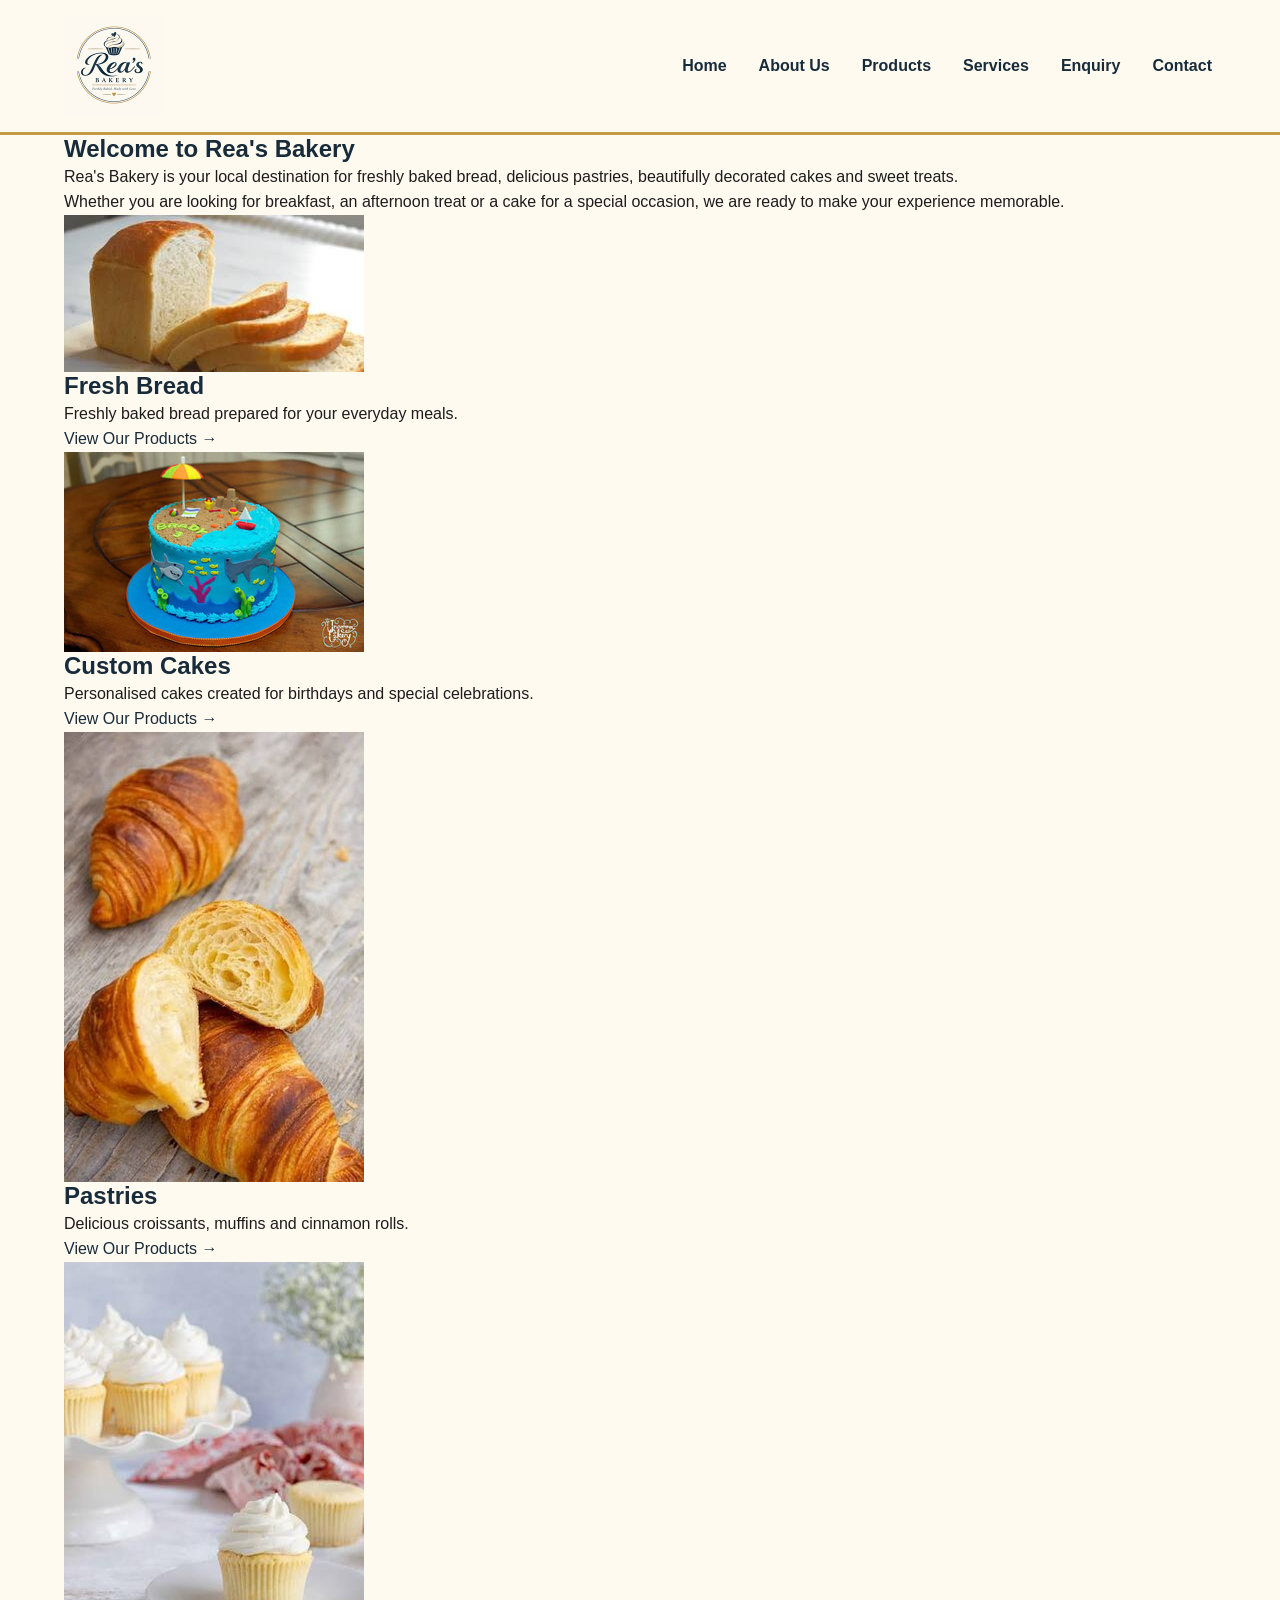
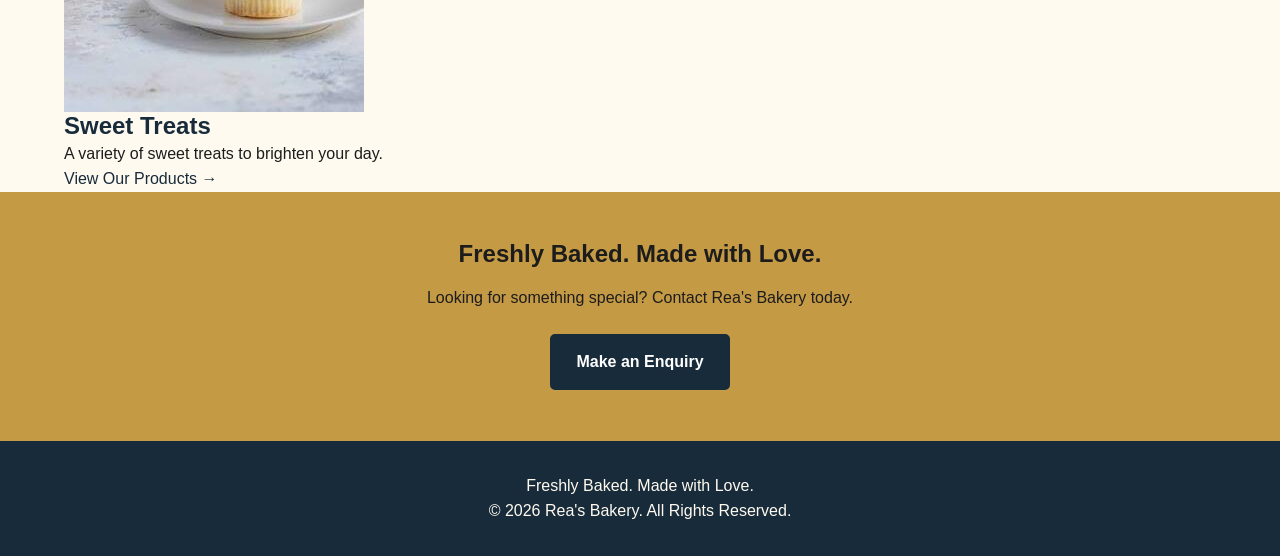
<file: index.html>
<!DOCTYPE html>
<html lang="en">

<head>
    <meta charset="UTF-8">
    <meta name="viewport" content="width=device-width, initial-scale=1.0">

    <!-- SEO Page Title -->
    <title>Home | Rea's Bakery – Freshly Baked with Love</title>

    <!-- SEO Meta Description -->
    <meta name="description" content="Welcome to Rea's Bakery. Discover freshly baked bread, delicious pastries, custom cakes and sweet treats made with quality ingredients and love.">

    <!-- SEO Keywords -->
    <meta name="keywords" content="Rea's Bakery, fresh bread, custom cakes, pastries, cupcakes, freshly baked products, bakery">

    <!-- Website Author -->
    <meta name="author" content="Rea's Bakery">

    <!-- Stylesheet -->
    <link rel="stylesheet" href="_css/style.css">
</head>

<body>

    <!-- HEADER -->
    <header>

        <div class="header-container">

            <!-- LOGO -->
            <a href="index.html" class="logo">
                <img src="_images/Logo.jpg" alt="Rea's Bakery Logo">
            </a>

            <!-- NAVIGATION -->
            <nav>
                <ul>
                    <li><a href="index.html">Home</a></li>
                    <li><a href="about.html">About Us</a></li>
                    <li><a href="products.html">Products</a></li>
                    <li><a href="services.html">Services</a></li>
                    <li><a href="enquiry.html">Enquiry</a></li>
                    <li><a href="contact.html">Contact</a></li>
                </ul>
            </nav>

        </div>

    </header>

    <!-- WELCOME SECTION -->
    <main>

        <section class="welcome-section">

            <div class="container">

                <h1>
                    Welcome to <span>Rea's Bakery</span>
                </h1>

                <p>
                    Rea's Bakery is your local destination for freshly baked bread,
                    delicious pastries, beautifully decorated cakes and sweet treats.
                </p>

                <p>
                    Whether you are looking for breakfast, an afternoon treat or a
                    cake for a special occasion, we are ready to make your experience memorable.
                </p>

                <!-- GOLD DECORATION -->
                <div class="welcome-divider">
                </div>

                <!-- PRODUCT CARDS -->
                <div class="home-products">

                    <!-- FRESH BREAD -->
                    <a href="products.html" class="home-product-card">

                        <img
                            src="_images/White Bread.jpeg"
                            alt="Freshly baked bread"
                            loading="lazy"
                        >

                        <h2>Fresh Bread</h2>

                        <div class="card-divider">
                        </div>

                        <p>
                            Freshly baked bread prepared
                            for your everyday meals.
                        </p>

                        <span class="product-button">
                            View Our Products →
                        </span>

                    </a>

                    <!-- CUSTOM CAKES -->
                    <a href="products.html" class="home-product-card">

                        <img
                            src="_images/Custom Celebration Cake.jpg"
                            alt="Custom celebration cake"
                            loading="lazy"
                        >

                        <h2>Custom Cakes</h2>

                        <div class="card-divider">
                        </div>

                        <p>
                            Personalised cakes created
                            for birthdays and special celebrations.
                        </p>

                        <span class="product-button">
                            View Our Products →
                        </span>

                    </a>

                    <!-- PASTRIES -->
                    <a href="products.html" class="home-product-card">

                        <img
                            src="_images/Croissants.jpg"
                            alt="Freshly baked pastries"
                            loading="lazy"
                        >

                        <h2>Pastries</h2>

                        <div class="card-divider">
                        </div>

                        <p>
                            Delicious croissants, muffins
                            and cinnamon rolls.
                        </p>

                        <span class="product-button">
                            View Our Products →
                        </span>

                    </a>

                    <!-- SWEET TREATS -->
                    <a href="products.html" class="home-product-card">

                        <img
                            src="_images/Vanilla Cupcakes.jpeg"
                            alt="Freshly baked sweet treats"
                            loading="lazy"
                        >

                        <h2>Sweet Treats</h2>

                        <div class="card-divider">
                        </div>

                        <p>
                            A variety of sweet treats
                            to brighten your day.
                        </p>

                        <span class="product-button">
                            View Our Products →
                        </span>

                    </a>

                </div>

            </div>

        </section>

        <!-- CALL TO ACTION -->
        <section class="cta">

            <div class="container">

                <h2>Freshly Baked. Made with Love.</h2>

                <p>
                    Looking for something special?
                    Contact Rea's Bakery today.
                </p>

                <a href="enquiry.html" class="btn">
                    Make an Enquiry
                </a>

            </div>

        </section>

    </main>

    <!-- FOOTER -->
    <footer>

        <p>
            Freshly Baked. Made with Love.
        </p>

        <p>
            &copy; 2026 Rea's Bakery. All Rights Reserved.
        </p>

    </footer>

</body>

</html>
</file>
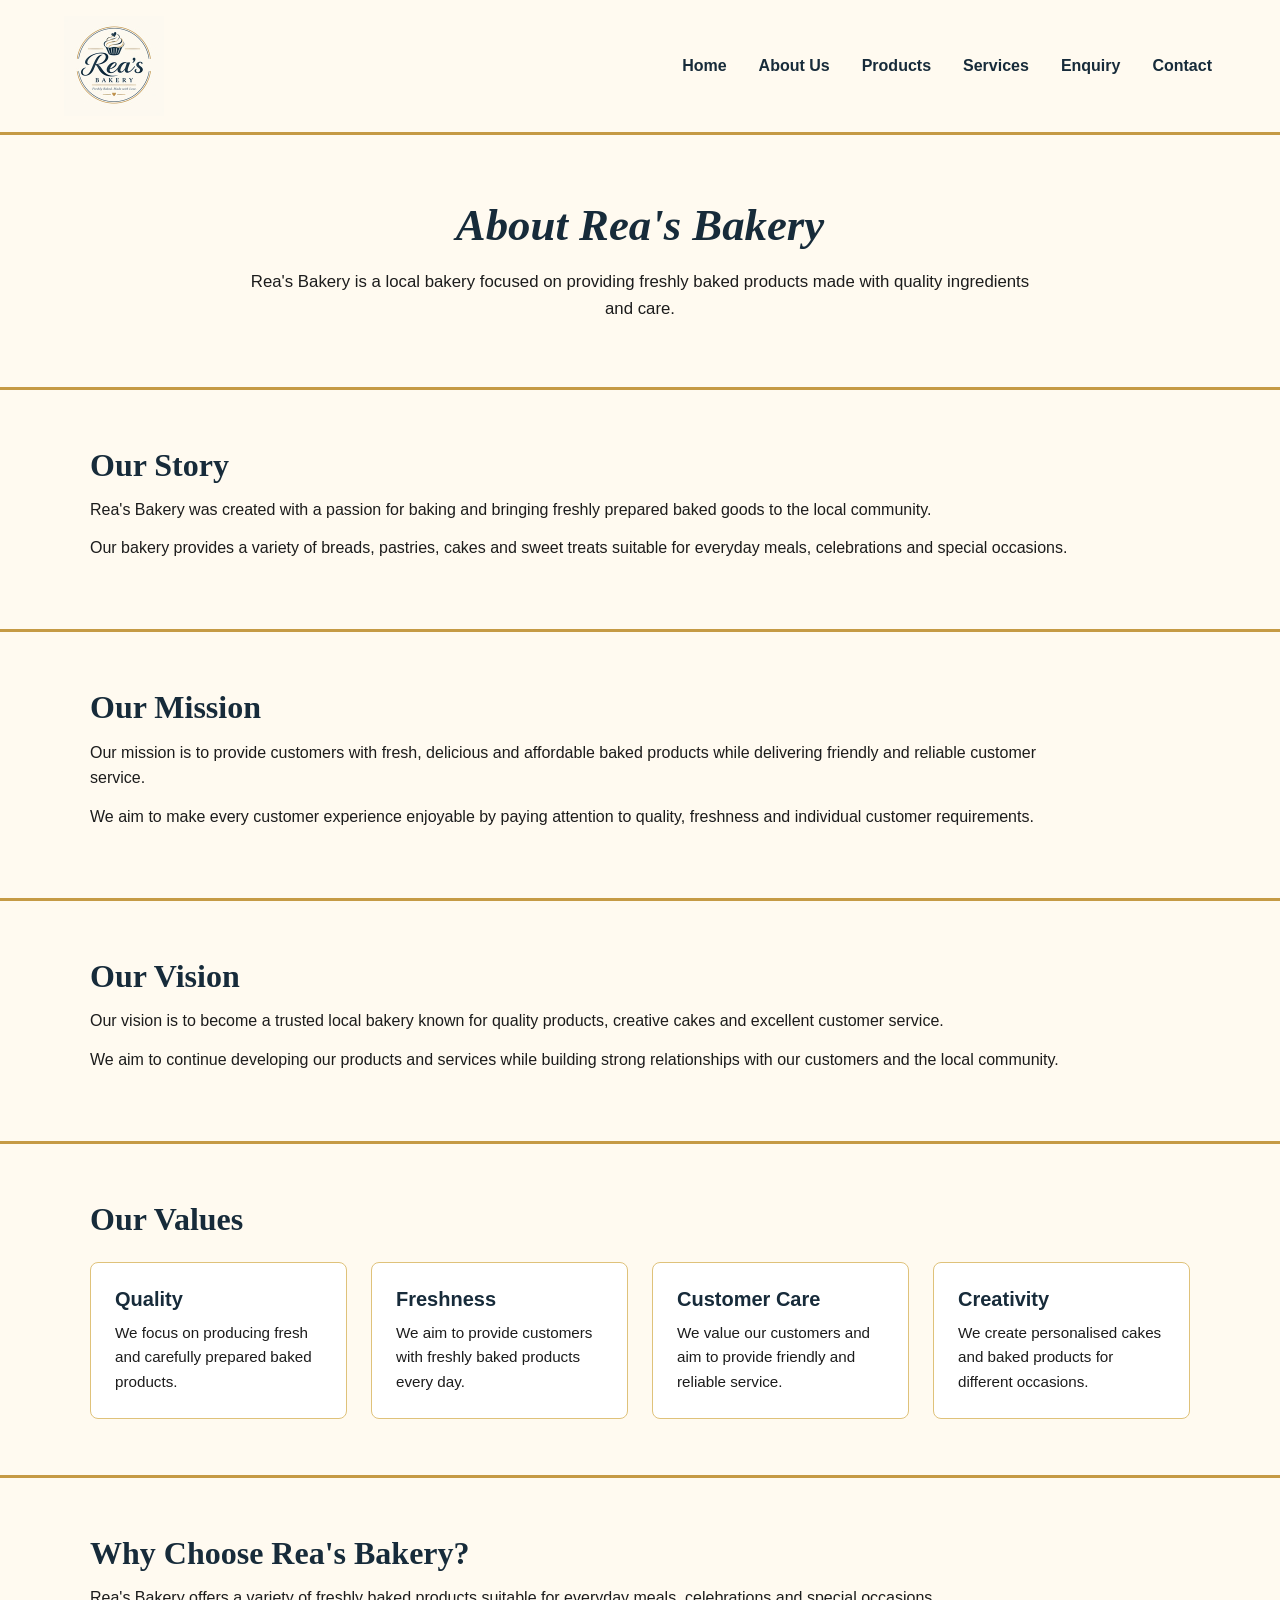
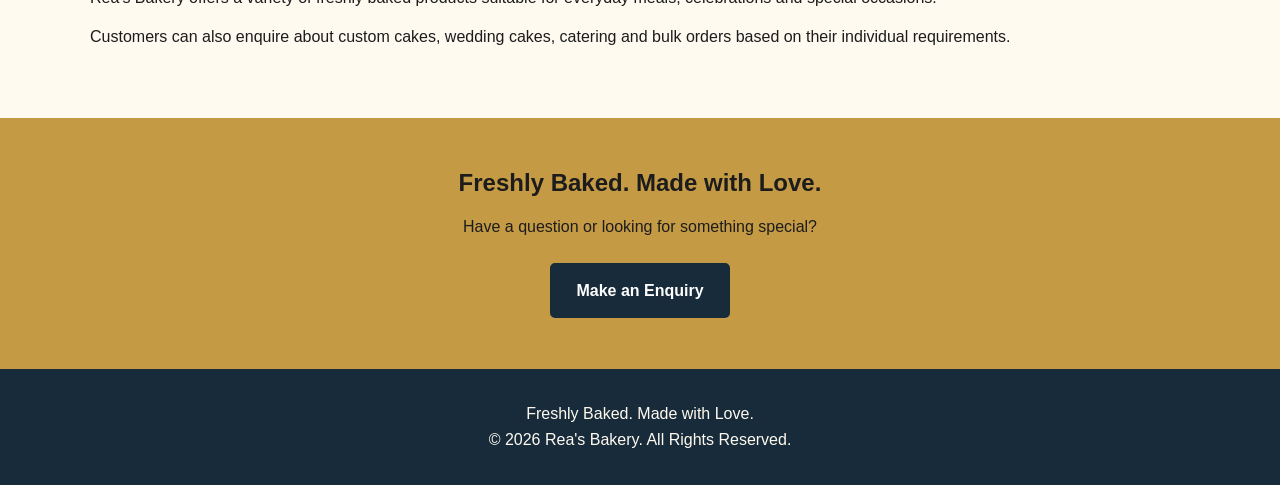
<file: about.html>
<!DOCTYPE html>
<html lang="en">


<head>
    <meta charset="UTF-8">
    <meta name="viewport" content="width=device-width, initial-scale=1.0">

    <!-- SEO Page Title -->
    <title>About Us | Rea's Bakery – Our Story and Values</title>

    <!-- SEO Meta Description -->
    <meta name="description" content="Learn about Rea's Bakery, our passion for baking, our mission, vision and values. Discover our commitment to fresh bread, cakes, pastries and customer care.">

    <!-- SEO Keywords -->
    <meta name="keywords" content="about Rea's Bakery, local bakery, bakery mission, bakery vision, fresh baked products, quality cakes, customer service">

    <!-- Website Author -->
    <meta name="author" content="Rea's Bakery">

    <!-- Stylesheet -->
    <link rel="stylesheet" href="_css/style.css">
</head>


<body>

    <!-- Header -->

    <header>

        <div class="header-container">

            <!-- Logo -->
            <a href="index.html" class="logo">
                <img src="_images/Logo.jpg" alt="Rea's Bakery Logo">
            </a>


            <!-- Navigation -->
            <nav>
                <ul>
                    <li><a href="index.html">Home</a></li>
                    <li><a href="about.html">About Us</a></li>
                    <li><a href="products.html">Products</a></li>
                    <li><a href="services.html">Services</a></li>
                    <li><a href="enquiry.html">Enquiry</a></li>
                    <li><a href="contact.html">Contact</a></li>
                </ul>
            </nav>

        </div>

    </header>


    <!-- Page navigation  -->

    <section class="about-intro">

        <div class="container">

            <h1>About Rea's Bakery</h1>

            <p>
                Rea's Bakery is a local bakery focused on providing
                freshly baked products made with quality ingredients
                and care.
            </p>

        </div>

    </section>


    <!-- Our story -->

    <section class="about-section">

        <div class="about-content">

            <h2>Our Story</h2>

            <p>
                Rea's Bakery was created with a passion for baking
                and bringing freshly prepared baked goods to the local
                community.
            </p>

            <p>
                Our bakery provides a variety of breads, pastries,
                cakes and sweet treats suitable for everyday meals,
                celebrations and special occasions.
            </p>

        </div>

    </section>


    <!-- Our mission -->

    <section class="about-section">

        <div class="about-content">

            <h2>Our Mission</h2>

            <p>
                Our mission is to provide customers with fresh,
                delicious and affordable baked products while
                delivering friendly and reliable customer service.
            </p>

            <p>
                We aim to make every customer experience enjoyable
                by paying attention to quality, freshness and
                individual customer requirements.
            </p>

        </div>

    </section>


    <!-- Our vision -->

    <section class="about-section">

        <div class="about-content">

            <h2>Our Vision</h2>

            <p>
                Our vision is to become a trusted local bakery known
                for quality products, creative cakes and excellent
                customer service.
            </p>

            <p>
                We aim to continue developing our products and
                services while building strong relationships with
                our customers and the local community.
            </p>

        </div>

    </section>


    <!-- Our values -->

    <section class="about-section">

        <div class="about-content">

            <h2>Our Values</h2>

            <div class="values-grid">

                <div class="value-card">

                    <h3>Quality</h3>

                    <p>
                        We focus on producing fresh and carefully
                        prepared baked products.
                    </p>

                </div>


                <div class="value-card">

                    <h3>Freshness</h3>

                    <p>
                        We aim to provide customers with freshly
                        baked products every day.
                    </p>

                </div>


                <div class="value-card">

                    <h3>Customer Care</h3>

                    <p>
                        We value our customers and aim to provide
                        friendly and reliable service.
                    </p>

                </div>


                <div class="value-card">

                    <h3>Creativity</h3>

                    <p>
                        We create personalised cakes and baked
                        products for different occasions.
                    </p>

                </div>

            </div>

        </div>

    </section>


    <!-- Why must you choose us -->

    <section class="about-section">

        <div class="about-content">

            <h2>Why Choose Rea's Bakery?</h2>

            <p>
                Rea's Bakery offers a variety of freshly baked
                products suitable for everyday meals, celebrations
                and special occasions.
            </p>

            <p>
                Customers can also enquire about custom cakes,
                wedding cakes, catering and bulk orders based on
                their individual requirements.
            </p>

        </div>

    </section>


    <!-- Call to action -->

    <section class="cta">

        <div class="container">

            <h2>Freshly Baked. Made with Love.</h2>

            <p>
                Have a question or looking for something special?
            </p>

            <a href="enquiry.html" class="btn">
                Make an Enquiry
            </a>

        </div>

    </section>


    <!-- Footer -->

    <footer>

        <p>
            Freshly Baked. Made with Love.
        </p>

        <p>
            &copy; 2026 Rea's Bakery. All Rights Reserved.
        </p>

    </footer>

</body>

</html>
</file>
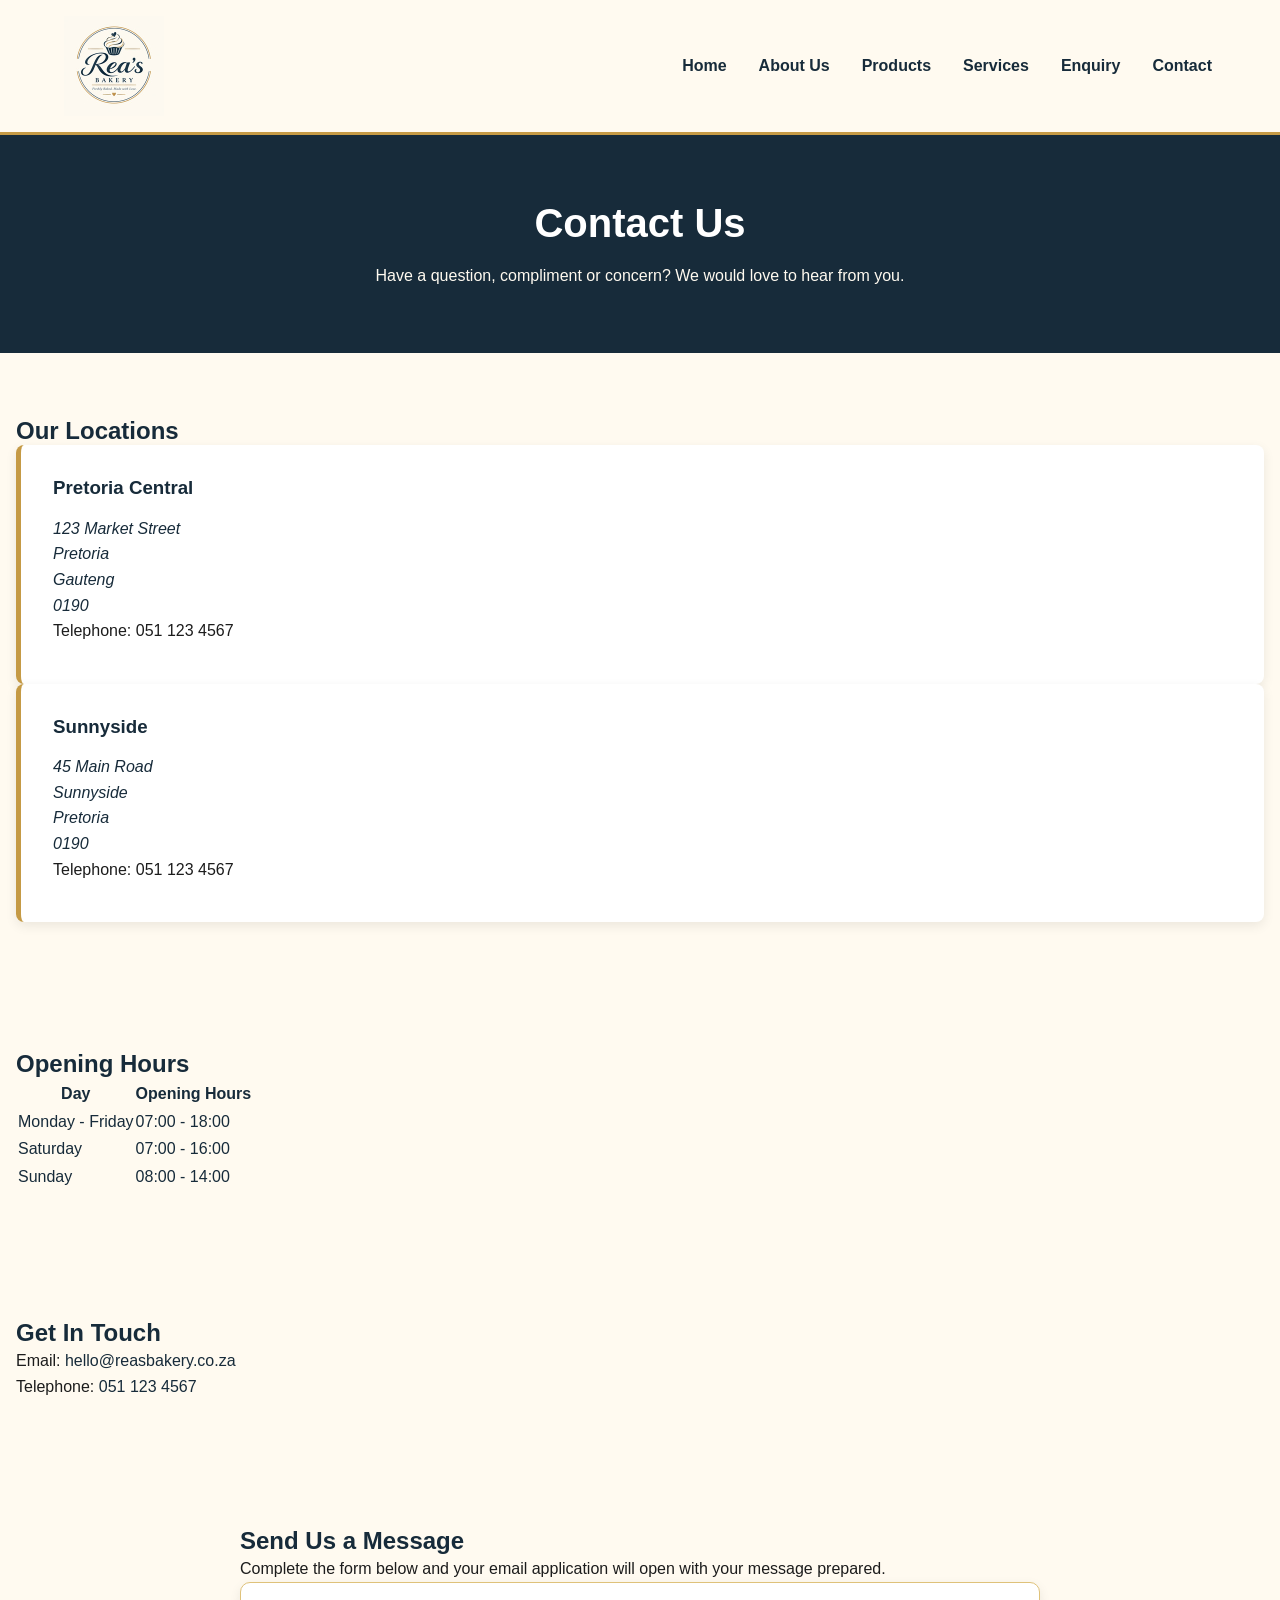
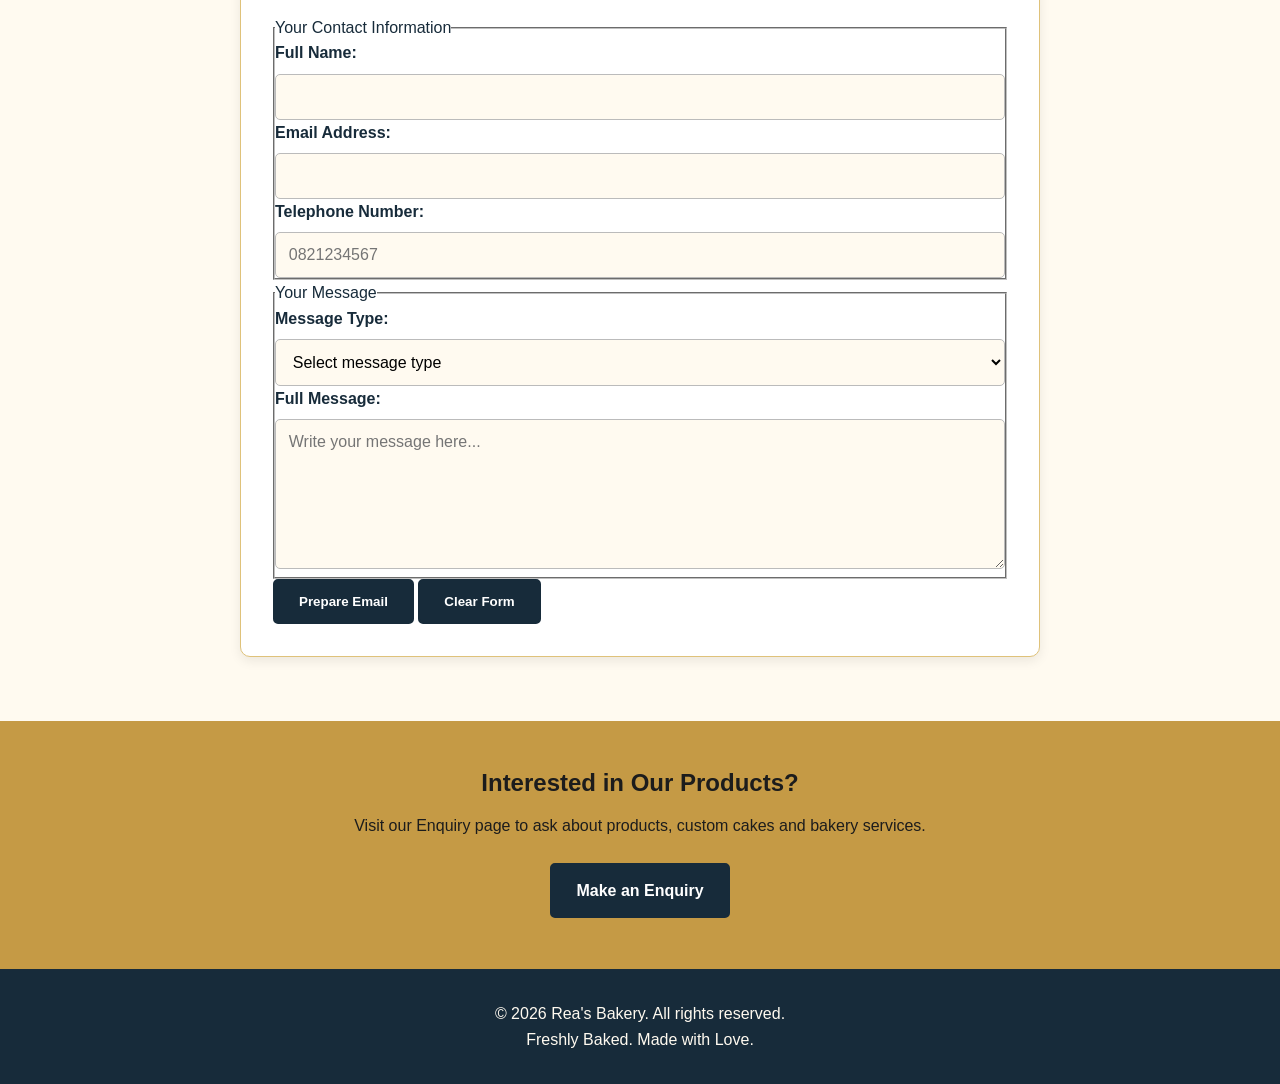
<file: contact.html>
<!DOCTYPE html>
<html lang="en">

<head>
    <meta charset="UTF-8">
    <meta name="viewport" content="width=device-width, initial-scale=1.0">

    <!-- SEO Page Title -->
    <title>Contact Us | Rea's Bakery – Pretoria Locations</title>

    <!-- SEO Meta Description -->
    <meta name="description" content="Contact Rea's Bakery in Pretoria. Find our bakery locations, opening hours, telephone number and email address, or send us a general message.">

    <!-- SEO Keywords -->
    <meta name="keywords" content="contact Rea's Bakery, bakery Pretoria, bakery opening hours, Pretoria bakery locations, bakery contact details">

    <!-- Website Author -->
    <meta name="author" content="Rea's Bakery">

    <!-- External CSS -->
    <link rel="stylesheet" href="_css/style.css">
</head>


<body>

    <!-- Website header -->
    <header>
        <div class="header-container">

            <a href="index.html" class="logo">
                <img src="_images/Logo.jpg" alt="Rea's Bakery Logo">
            </a>

            <nav>
                <ul>
                    <li><a href="index.html">Home</a></li>
                    <li><a href="about.html">About Us</a></li>
                    <li><a href="products.html">Products</a></li>
                    <li><a href="services.html">Services</a></li>
                    <li><a href="enquiry.html">Enquiry</a></li>
                    <li><a href="contact.html">Contact</a></li>
                </ul>
            </nav>

        </div>
    </header>

    <main>

        <!-- Page introduction -->
        <section class="page-header">
            <h1>Contact Us</h1>

            <p>
                Have a question, compliment or concern?
                We would love to hear from you.
            </p>
        </section>

        <!-- Location information -->
        <section class="section">

            <h2>Our Locations</h2>

            <article class="location-card">
                <h3>Pretoria Central</h3>

                <address>
                    123 Market Street<br>
                    Pretoria<br>
                    Gauteng<br>
                    0190
                </address>

                <p>Telephone: 051 123 4567</p>
            </article>

            <article class="location-card">
                <h3>Sunnyside</h3>

                <address>
                    45 Main Road<br>
                    Sunnyside<br>
                    Pretoria<br>
                    0190
                </address>

                <p>Telephone: 051 123 4567</p>
            </article>

        </section>

        <!-- Opening hours -->
        <section class="section">

            <h2>Opening Hours</h2>

            <table>

                <thead>
                    <tr>
                        <th>Day</th>
                        <th>Opening Hours</th>
                    </tr>
                </thead>

                <tbody>
                    <tr>
                        <td>Monday - Friday</td>
                        <td>07:00 - 18:00</td>
                    </tr>

                    <tr>
                        <td>Saturday</td>
                        <td>07:00 - 16:00</td>
                    </tr>

                    <tr>
                        <td>Sunday</td>
                        <td>08:00 - 14:00</td>
                    </tr>
                </tbody>

            </table>

        </section>

        <!-- Contact information -->
        <section class="section">

            <h2>Get In Touch</h2>

            <p>
                Email:
                <a href="mailto:hello@reasbakery.co.za">
                    hello@reasbakery.co.za
                </a>
            </p>

            <p>
                Telephone:
                <a href="tel:0511234567">
                    051 123 4567
                </a>
            </p>

        </section>

        <!-- General contact form -->
        <section class="section">

            <div class="form-container">

                <h2>Send Us a Message</h2>

                <p>
                    Complete the form below and your email application
                    will open with your message prepared.
                </p>

                <form
                    id="contactForm"
                    action="mailto:hello@reasbakery.co.za"
                    method="post"
                    enctype="text/plain"
                >

                    <fieldset>

                        <legend>Your Contact Information</legend>

                        <label for="contactName">Full Name:</label>

                        <input
                            type="text"
                            id="contactName"
                            name="name"
                            minlength="2"
                            maxlength="60"
                            required
                        >

                        <label for="contactEmail">Email Address:</label>

                        <input
                            type="email"
                            id="contactEmail"
                            name="email"
                            required
                        >

                        <label for="contactPhone">Telephone Number:</label>

                        <input
                            type="tel"
                            id="contactPhone"
                            name="phone"
                            pattern="(\+27|0)[1-9][0-9]{8}"
                            title="Enter a valid South African number, for example 0821234567 or +27821234567."
                            placeholder="0821234567"
                            required
                        >

                    </fieldset>

                    <fieldset>

                        <legend>Your Message</legend>

                        <label for="messageType">Message Type:</label>

                        <select
                            id="messageType"
                            name="messageType"
                            required
                        >

                            <option value="">Select message type</option>
                            <option value="General Message">General Message</option>
                            <option value="Compliment">Compliment</option>
                            <option value="Complaint">Complaint</option>
                            <option value="Other">Other</option>

                        </select>

                        <label for="contactMessage">Full Message:</label>

                        <textarea
                            id="contactMessage"
                            name="message"
                            rows="6"
                            minlength="10"
                            maxlength="1000"
                            placeholder="Write your message here..."
                            required
                        ></textarea>

                    </fieldset>

                    <button type="submit" class="btn">
                        Prepare Email
                    </button>

                    <button type="reset" class="btn">
                        Clear Form
                    </button>

                </form>

                <div id="contactResponse" aria-live="polite"></div>

            </div>

        </section>

        <!-- Contact call to action -->
        <section class="cta">

            <h2>Interested in Our Products?</h2>

            <p>
                Visit our Enquiry page to ask about products,
                custom cakes and bakery services.
            </p>

            <a href="enquiry.html" class="btn">
                Make an Enquiry
            </a>

        </section>

    </main>

    <footer>
        <p>&copy; 2026 Rea's Bakery. All rights reserved.</p>
        <p>Freshly Baked. Made with Love.</p>
    </footer>

    <script src="_js/script.js"></script>

</body>
</html>
</file>
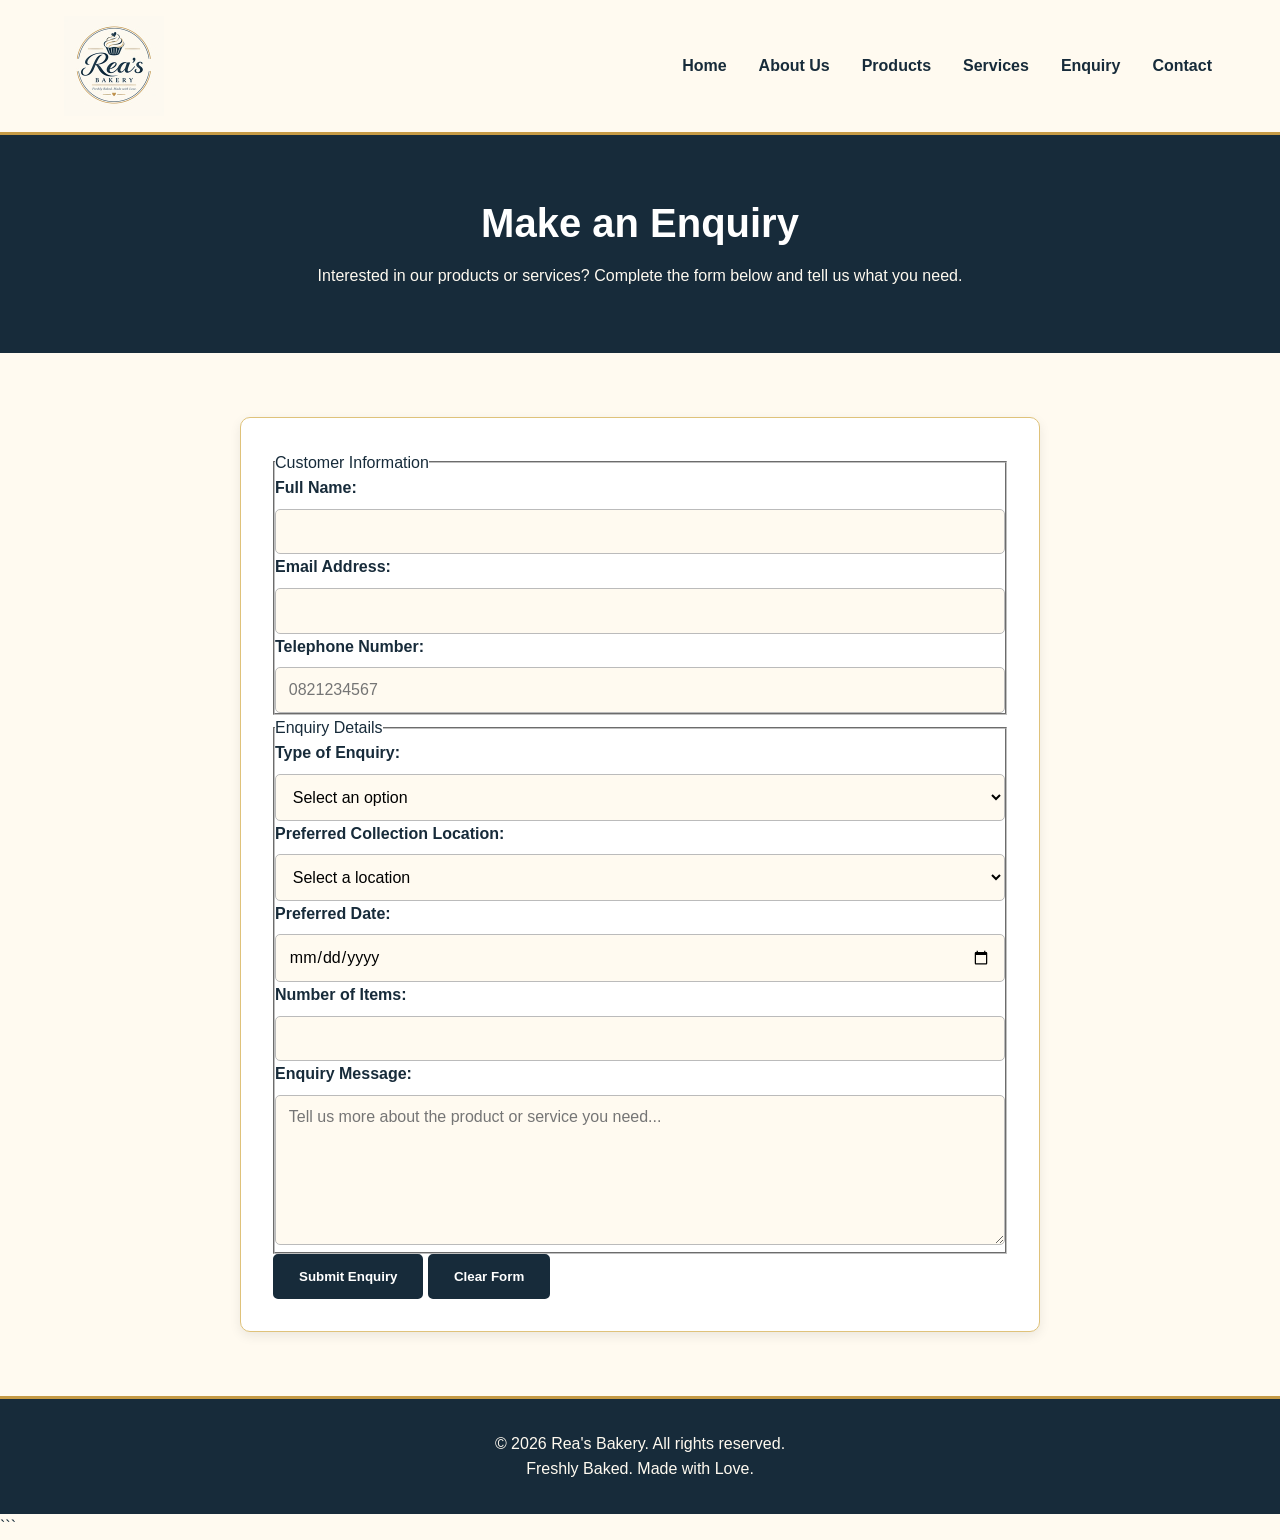
<file: enquiry.html>
<!DOCTYPE html>
<html lang="en">

<head>
    <meta charset="UTF-8">
    <meta name="viewport" content="width=device-width, initial-scale=1.0">

    <!-- SEO Page Title -->
    <title>Make an Enquiry | Rea's Bakery – Pretoria</title>

    <!-- SEO Meta Description -->
    <meta name="description" content="Make an enquiry at Rea's Bakery in Pretoria about fresh bread, pastries, custom cakes, wedding cakes, bulk orders and catering services.">

    <!-- SEO Keywords -->
    <meta name="keywords" content="Rea's Bakery enquiry, bakery Pretoria, custom cake enquiries, wedding cake orders, bulk bakery orders, catering enquiries">

    <!-- Website Author -->
    <meta name="author" content="Rea's Bakery">

    <!-- External CSS -->
    <link rel="stylesheet" href="_css/style.css">
</head>


<body>

    <!-- Website header -->
    <header>
        <div class="header-container">

            <a href="index.html" class="logo">
                <img src="_images/Logo.jpg" alt="Rea's Bakery Logo">
            </a>

            <nav>
                <ul>
                    <li><a href="index.html">Home</a></li>
                    <li><a href="about.html">About Us</a></li>
                    <li><a href="products.html">Products</a></li>
                    <li><a href="services.html">Services</a></li>
                    <li><a href="enquiry.html">Enquiry</a></li>
                    <li><a href="contact.html">Contact</a></li>
                </ul>
            </nav>

        </div>
    </header>

    <main>

        <!-- Page introduction -->
        <section class="page-header">
            <h1>Make an Enquiry</h1>

            <p>
                Interested in our products or services?
                Complete the form below and tell us what you need.
            </p>
        </section>

        <!-- Enquiry form -->
        <section class="section">

            <div class="form-container">

                <form id="enquiryForm">

                    <fieldset>

                        <legend>Customer Information</legend>

                        <label for="fullName">Full Name:</label>
                        <input
                            type="text"
                            id="fullName"
                            name="fullName"
                            minlength="2"
                            maxlength="60"
                            required
                        >

                        <label for="email">Email Address:</label>
                        <input
                            type="email"
                            id="email"
                            name="email"
                            required
                        >

                        <label for="phone">Telephone Number:</label>
                        <input
                            type="tel"
                            id="phone"
                            name="phone"
                            pattern="(\+27|0)[1-9][0-9]{8}"
                            title="Enter a valid South African number, for example 0821234567 or +27821234567."
                            placeholder="0821234567"
                            required
                        >

                    </fieldset>

                    <fieldset>

                        <legend>Enquiry Details</legend>

                        <label for="enquiryType">Type of Enquiry:</label>

                        <select id="enquiryType" name="enquiryType" required>

                            <option value="">Select an option</option>
                            <option value="Product Availability">Product Availability</option>
                            <option value="Custom Cake">Custom Cake</option>
                            <option value="Bulk Order">Bulk Order</option>
                            <option value="Wedding Cake">Wedding Cake</option>
                            <option value="Catering">Catering</option>

                        </select>

                        <label for="location">Preferred Collection Location:</label>

                        <select id="location" name="location" required>

                            <option value="">Select a location</option>
                            <option value="Pretoria Central">Pretoria Central</option>
                            <option value="Sunnyside">Sunnyside</option>

                        </select>

                        <label for="date">Preferred Date:</label>

                        <input
                            type="date"
                            id="date"
                            name="date"
                            required
                        >

                        <label for="quantity">Number of Items:</label>

                        <input
                            type="number"
                            id="quantity"
                            name="quantity"
                            min="1"
                            max="100"
                            required
                        >

                        <label for="message">Enquiry Message:</label>

                        <textarea
                            id="message"
                            name="message"
                            rows="6"
                            minlength="10"
                            maxlength="500"
                            placeholder="Tell us more about the product or service you need..."
                            required
                        ></textarea>

                    </fieldset>

                    <!-- Form buttons -->
                    <button type="submit" class="btn">
                        Submit Enquiry
                    </button>

                    <button type="reset" class="btn">
                        Clear Form
                    </button>

                </form>

                <!-- JavaScript response appears here -->
                <div id="enquiryResponse" aria-live="polite"></div>

            </div>

        </section>

    </main>

    <footer>
        <p>&copy; 2026 Rea's Bakery. All rights reserved.</p>
        <p>Freshly Baked. Made with Love.</p>
    </footer>

    <script src="_js/script.js"></script>

</body>
</html>
```
</file>
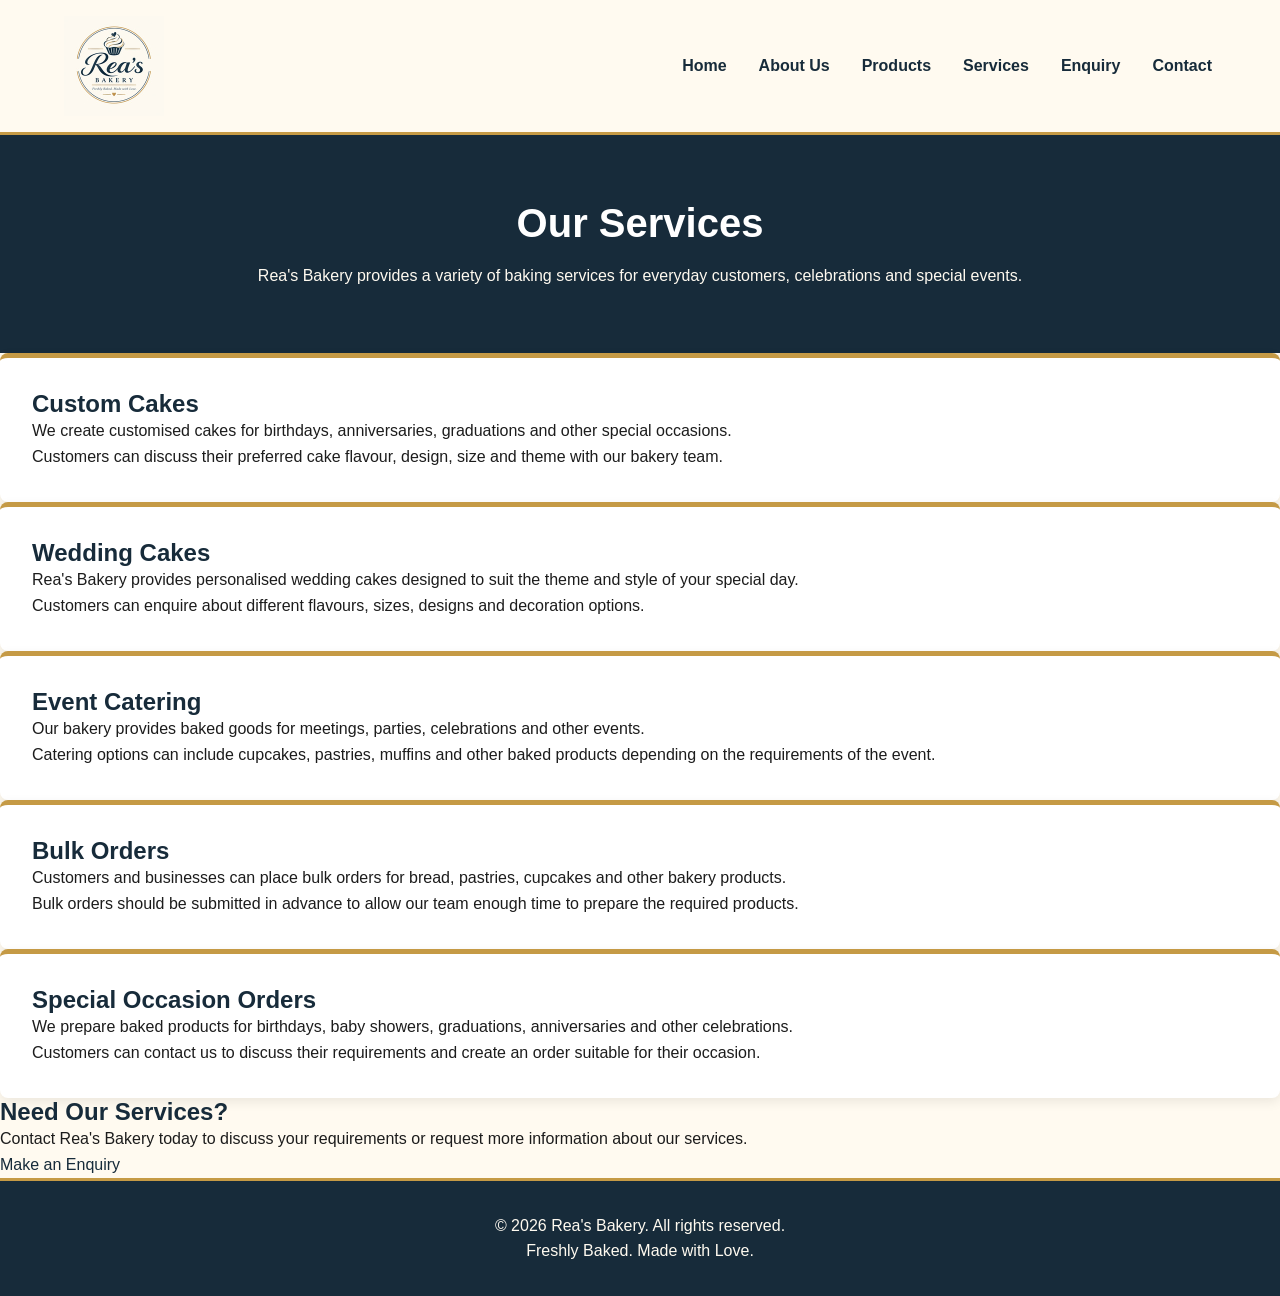
<file: services.html>
<!DOCTYPE html>
<html lang="en">

<head>
    <meta charset="UTF-8">
    <meta name="viewport" content="width=device-width, initial-scale=1.0">

    <!-- SEO Page Title -->
    <title>Bakery Services | Rea's Bakery – Custom Cakes and Catering</title>

    <!-- SEO Meta Description -->
    <meta name="description" content="Discover Rea's Bakery services, including custom birthday cakes, wedding cakes, event catering, bulk bakery orders and special occasion treats.">

    <!-- SEO Keywords -->
    <meta name="keywords" content="Rea's Bakery services, custom cakes, wedding cakes, event catering, bulk bakery orders, birthday cakes, special occasion cakes">

    <!-- Website Author -->
    <meta name="author" content="Rea's Bakery">

    <!-- External CSS -->
    <link rel="stylesheet" href="_css/style.css">
</head>


<body>

    <!-- Website header -->
    <header>
    <div class="header-container">

        <a href="index.html" class="logo">
            <img src="_images/Logo.jpg" alt="Rea's Bakery Logo">
        </a>

        <nav>
            <ul>
                <li><a href="index.html">Home</a></li>
                <li><a href="about.html">About Us</a></li>
                <li><a href="products.html">Products</a></li>
                <li><a href="services.html">Services</a></li>
                <li><a href="enquiry.html">Enquiry</a></li>
                <li><a href="contact.html">Contact</a></li>
            </ul>
        </nav>

    </div>
</header>
    <!-- Main page -->
    <main>

        <!-- Page introduction -->
        <section class="page-header">

            <h1>Our Services</h1>

            <p>
                Rea's Bakery provides a variety of baking services
                for everyday customers, celebrations and special events.
            </p>

        </section>

        <!-- Custom cake service -->
        <section class="service-card">

            <h2>Custom Cakes</h2>

            <p>
                We create customised cakes for birthdays, anniversaries,
                graduations and other special occasions.
            </p>

            <p>
                Customers can discuss their preferred cake flavour,
                design, size and theme with our bakery team.
            </p>

        </section>

        <!-- Wedding cake service -->
        <section class="service-card">

            <h2>Wedding Cakes</h2>

            <p>
                Rea's Bakery provides personalised wedding cakes designed
                to suit the theme and style of your special day.
            </p>

            <p>
                Customers can enquire about different flavours, sizes,
                designs and decoration options.
            </p>

        </section>

        <!-- Catering service -->
        <section class="service-card">

            <h2>Event Catering</h2>

            <p>
                Our bakery provides baked goods for meetings, parties,
                celebrations and other events.
            </p>

            <p>
                Catering options can include cupcakes, pastries, muffins
                and other baked products depending on the requirements
                of the event.
            </p>

        </section>

        <!-- Bulk orders -->
        <section class="service-card">

            <h2>Bulk Orders</h2>

            <p>
                Customers and businesses can place bulk orders for
                bread, pastries, cupcakes and other bakery products.
            </p>

            <p>
                Bulk orders should be submitted in advance to allow our
                team enough time to prepare the required products.
            </p>

        </section>

        <!-- Special occasion service -->
        <section class="service-card">

            <h2>Special Occasion Orders</h2>

            <p>
                We prepare baked products for birthdays, baby showers,
                graduations, anniversaries and other celebrations.
            </p>

            <p>
                Customers can contact us to discuss their requirements
                and create an order suitable for their occasion.
            </p>

        </section>

        <!-- Call to action -->
        <section class="call-to-action">

            <h2>Need Our Services?</h2>

            <p>
                Contact Rea's Bakery today to discuss your requirements
                or request more information about our services.
            </p>

            <a href="enquiry.html" class="button">
                Make an Enquiry
            </a>

        </section>

    </main>

    <!-- Website footer -->
    <footer>

        <p>&copy; 2026 Rea's Bakery. All rights reserved.</p>

        <p>
            Freshly Baked. Made with Love.
        </p>

    </footer>

    <!-- Link to the JavaScript file -->
    <script src="_js/script.js"></script>

</body>
</html>
</file>
<file: _css/style.css>
/* Rea's bakery - Main Stylesheet */

/* Reset */

* {
    margin: 0;
    padding: 0;
    box-sizing: border-box;
}

html {
    scroll-behavior: smooth;
}

body {
    font-family: Arial, sans-serif;
    background-color: #fffaf0;
    color: #172b3a;
    line-height: 1.6;
}


/* Color variables */

:root {
    --cream: #fffaf0;
    --cream-dark: #f5ead5;
    --navy: #172b3a;
    --navy-light: #2c4658;
    --black: #1c1c1c;
    --gold: #c59a45;
    --gold-light: #dfc27a;
    --white: #ffffff;
}


/* General */

.container {
    width: 90%;
    max-width: 1200px;
    margin: 0 auto;
}

img {
    max-width: 100%;
    height: auto;
    display: block;
}

a {
    color: var(--navy);
    text-decoration: none;
}

a:hover {
    color: var(--gold);
}

h1,
h2,
h3 {
    color: var(--navy);
    line-height: 1.2;
}

p {
    color: var(--black);
}


/* Header */

header {
    background-color: var(--cream);
    border-bottom: 3px solid var(--gold);
    padding: 1rem 0;
}

.header-container {
    width: 90%;
    max-width: 1200px;
    margin: auto;

    display: flex;
    align-items: center;
    justify-content: space-between;
    gap: 2rem;
}


/* Logo */

.logo {
    display: block;
}

.logo img {
    width: 100px;
    height: 100px;
    object-fit: contain;
}

.logo:hover {
    opacity: 0.85;
}


/* Navigation */

nav ul {
    list-style: none;

    display: flex;
    align-items: center;
    gap: 1.5rem;
}

nav a {
    color: var(--navy);
    font-weight: bold;
    padding: 0.5rem 0.25rem;

    border-bottom: 2px solid transparent;
}

nav a:hover {
    color: var(--gold);
    border-bottom: 2px solid var(--gold);
}

nav a:focus {
    outline: 2px solid var(--gold);
    outline-offset: 4px;
}

nav a:active {
    color: var(--black);
}


/* The Page header */

.page-header {
    background-color: var(--navy);
    color: var(--white);
    text-align: center;
    padding: 4rem 1rem;
}

.page-header h1 {
    color: var(--white);
    font-size: 2.5rem;
    margin-bottom: 1rem;
}

.page-header p {
    color: var(--cream);
}


/* The hero section */

.hero {
    background-color: var(--cream);
    padding: 5rem 1rem;
}

.hero-container {
    width: 90%;
    max-width: 1200px;
    margin: auto;

    display: grid;
    grid-template-columns: 1fr 1fr;
    align-items: center;
    gap: 3rem;
}

.hero h1 {
    font-size: 3rem;
    margin-bottom: 1rem;
}

.hero h1 span {
    color: var(--gold);
}

.hero p {
    font-size: 1.1rem;
    margin-bottom: 1.5rem;
}

.hero-image img {
    width: 100%;
    border-radius: 12px;
}


/* Buttons */

.btn {
    display: inline-block;

    background-color: var(--navy);
    color: var(--white);

    padding: 0.8rem 1.5rem;

    border: 2px solid var(--navy);
    border-radius: 5px;

    font-weight: bold;

    transition: 0.3s ease;
}

.btn:hover {
    background-color: var(--gold);
    border-color: var(--gold);
    color: var(--black);
}

.btn:focus {
    outline: 3px solid var(--gold-light);
    outline-offset: 3px;
}

.btn:active {
    transform: scale(0.98);
}


/* Sections */

.section {
    padding: 4rem 1rem;
}

.section-light {
    background-color: var(--cream);
}

.section-dark {
    background-color: var(--navy);
}

.section-dark h2,
.section-dark h3 {
    color: var(--white);
}

.section-dark p {
    color: var(--cream);
}

.section-title {
    text-align: center;
    margin-bottom: 3rem;
}

.section-title h2 {
    font-size: 2.2rem;
    margin-bottom: 0.7rem;
}

.section-title p {
    max-width: 700px;
    margin: auto;
}


/* Content Grid */

.content-grid {
    display: grid;
    grid-template-columns: repeat(2, 1fr);
    gap: 2rem;
    align-items: center;
}

.content-image img {
    width: 100%;
    border-radius: 10px;
}


/* Product Cards */

.product-grid {
    display: grid;
    grid-template-columns: repeat(4, 1fr);
    gap: 1.5rem;
}

.product-card {
    background-color: var(--white);

    border: 1px solid var(--gold-light);
    border-radius: 10px;

    overflow: hidden;

    box-shadow: 0 4px 12px rgba(0, 0, 0, 0.08);

    transition: transform 0.3s ease,
                box-shadow 0.3s ease;
}

.product-card:hover {
    transform: translateY(-5px);

    box-shadow: 0 8px 20px rgba(0, 0, 0, 0.15);
}

.product-card img {
    width: 100%;
    height: 200px;
    object-fit: cover;
}

.product-card-content {
    padding: 1.2rem;
}

.product-card h3 {
    margin-bottom: 0.5rem;
}

.product-card .price {
    color: var(--gold);
    font-weight: bold;
    font-size: 1.1rem;
}


/* Service cards */

.services-grid {
    display: grid;
    grid-template-columns: repeat(3, 1fr);
    gap: 2rem;
}

.service-card {
    background-color: var(--white);

    padding: 2rem;

    border-top: 5px solid var(--gold);

    border-radius: 8px;

    box-shadow: 0 4px 12px rgba(0, 0, 0, 0.08);

    transition: transform 0.3s ease;
}

.service-card:hover {
    transform: translateY(-5px);
}

.service-card h3 {
    margin-bottom: 1rem;
}

.service-card p {
    color: var(--black);
}


/* Forms */

.form-container {
    max-width: 800px;
    margin: auto;
}

form {
    background-color: var(--white);

    padding: 2rem;

    border: 1px solid var(--gold-light);
    border-radius: 10px;

    box-shadow: 0 4px 12px rgba(0, 0, 0, 0.08);
}

.form-group {
    margin-bottom: 1.5rem;
}

label {
    display: block;
    margin-bottom: 0.5rem;

    color: var(--navy);
    font-weight: bold;
}

input,
textarea,
select {
    width: 100%;

    padding: 0.8rem;

    border: 1px solid #bbb;
    border-radius: 5px;

    font-family: Arial, sans-serif;
    font-size: 1rem;

    background-color: var(--cream);
}

input:focus,
textarea:focus,
select:focus {
    outline: 2px solid var(--gold);
    border-color: var(--gold);
}

textarea {
    min-height: 150px;
    resize: vertical;
}


/* Contact and locations */

.locations {
    display: grid;
    grid-template-columns: repeat(2, 1fr);
    gap: 2rem;
}

.location-card {
    background-color: var(--white);

    padding: 2rem;

    border-left: 5px solid var(--gold);

    border-radius: 8px;

    box-shadow: 0 4px 12px rgba(0, 0, 0, 0.08);
}

.location-card h3 {
    margin-bottom: 1rem;
}

.location-card p {
    margin-bottom: 0.5rem;
}


/* Call to actions */

.cta {
    background-color: var(--gold);
    padding: 3rem 1rem;
    text-align: center;
}

.cta h2 {
    color: var(--black);
    margin-bottom: 1rem;
}

.cta p {
    color: var(--black);
    margin-bottom: 1.5rem;
}

.cta .btn {
    background-color: var(--navy);
    border-color: var(--navy);
}

.cta .btn:hover {
    background-color: var(--black);
    border-color: var(--black);
    color: var(--white);
}


/* Footer */

footer {
    background-color: var(--navy);

    color: var(--cream);

    text-align: center;

    padding: 2rem 1rem;

    border-top: 3px solid var(--gold);
}

footer p {
    color: var(--cream);
}

footer a {
    color: var(--gold-light);
}

footer a:hover {
    color: var(--white);
}


/* Tablet design */

@media (max-width: 900px) {

    .header-container {
        flex-direction: column;
    }

    nav ul {
        flex-wrap: wrap;
        justify-content: center;
    }

    .hero-container {
        grid-template-columns: 1fr;
        text-align: center;
    }

    .product-grid {
        grid-template-columns: repeat(2, 1fr);
    }

    .services-grid {
        grid-template-columns: repeat(2, 1fr);
    }

}


/* Mobile design */

@media (max-width: 600px) {

    .header-container {
        width: 95%;
    }

    .logo img {
        width: 80px;
        height: 80px;
    }

    nav ul {
        flex-direction: column;
        gap: 0.5rem;
    }

    .page-header {
        padding: 3rem 1rem;
    }

    .page-header h1 {
        font-size: 2rem;
    }

    .hero {
        padding: 3rem 1rem;
    }

    .hero h1 {
        font-size: 2.2rem;
    }

    .content-grid {
        grid-template-columns: 1fr;
    }

    .product-grid {
        grid-template-columns: 1fr;
    }

    .services-grid {
        grid-template-columns: 1fr;
    }

    .locations {
        grid-template-columns: 1fr;
    }

    .section {
        padding: 3rem 1rem;
    }

    form {
        padding: 1.2rem;
    }

}






/* Product page */

.products-intro {
    background-color: var(--cream);
    text-align: center;
    padding: 3rem 1rem;
}

.products-intro h1 {
    font-size: 2.8rem;
    margin-bottom: 1rem;
}

.products-intro p {
    max-width: 700px;
    margin: auto;
    font-size: 1.05rem;
}


/* Divider */

.gold-divider {
    display: flex;
    justify-content: center;
    align-items: center;
    gap: 1rem;
    margin-top: 1.5rem;
}

.gold-divider::before,
.gold-divider::after {
    content: "";
    width: 60px;
    height: 2px;
    background-color: var(--gold);
}

.gold-divider span {
    color: var(--gold);
    font-size: 1.2rem;
}


/* Product section */

.product-section {
    padding: 2.5rem 1rem;
    background-color: var(--cream);
    border-bottom: 1px solid var(--gold-light);
}

.product-category {
    width: 94%;
    max-width: 1250px;
    margin: auto;

    display: grid;
    grid-template-columns: 230px 1fr;

    gap: 2rem;
    align-items: center;
}


/* Category section */

.category-info {
    text-align: left;
}

.category-icon {
    font-size: 2.5rem;
    margin-bottom: 0.5rem;
}

.category-info h2 {
    font-size: 2rem;
    margin-bottom: 0.7rem;
}

.category-info p {
    font-size: 0.95rem;
    color: var(--navy-light);
}


/* Product grid */

.products {
    display: grid;

    grid-template-columns: repeat(4, 1fr);

    gap: 1.5rem;
}


/* Product card */

.product-card {
    background-color: var(--white);

    border: 1px solid #e1d5bf;

    border-radius: 8px;

    overflow: hidden;

    box-shadow: 0 3px 10px rgba(0, 0, 0, 0.08);

    transition: transform 0.3s ease,
                box-shadow 0.3s ease;
}

.product-card:hover {
    transform: translateY(-5px);

    box-shadow: 0 8px 18px rgba(0, 0, 0, 0.15);
}


/* Product card */

.product-card img {
    width: 100%;
    height: 150px;

    object-fit: cover;
}


/* Product information */

.product-info {
    padding: 0.8rem;
}

.product-info h3 {
    font-size: 1rem;
    margin-bottom: 0.2rem;
    color: var(--navy);
}

.product-info .price {
    color: var(--black);
    font-weight: bold;
    font-size: 0.95rem;
}


/* Tablet product */

@media (max-width: 1000px) {

    .product-category {
        grid-template-columns: 180px 1fr;
    }

    .products {
        grid-template-columns: repeat(2, 1fr);
    }

}


/* Mobile product */

@media (max-width: 600px) {

    .products-intro h1 {
        font-size: 2.2rem;
    }

    .product-category {
        grid-template-columns: 1fr;
        text-align: center;
    }

    .category-info {
        text-align: center;
    }

    .products {
        grid-template-columns: 1fr;
    }

    .product-card img {
        height: 200px;
    }

}


/* About us page */


/* About introduction */

.about-intro {

    background-color: var(--cream);

    text-align: center;

    padding: 4rem 1rem;

    border-bottom: 3px solid var(--gold);

}

.about-intro h1 {

    color: var(--navy);

    font-family: Georgia, "Times New Roman", serif;

    font-size: 2.8rem;

    font-style: italic;

    margin-bottom: 1rem;

}

.about-intro p {

    max-width: 800px;

    margin: auto;

    color: var(--black);

    font-size: 1.05rem;

}


/* About sections */

.about-section {

    background-color: var(--cream);

    padding: 3.5rem 1rem;

    border-bottom: 3px solid var(--gold);

}


/* Section content */

.about-content {

    width: 90%;

    max-width: 1100px;

    margin: auto;

}

.about-content h2 {

    color: var(--navy);

    font-family: Georgia, "Times New Roman", serif;

    font-size: 2rem;

    margin-bottom: 0.8rem;

}

.about-content p {

    color: var(--black);

    font-size: 1rem;

    margin-bottom: 0.8rem;

    max-width: 1000px;

}


/* Values */

.values-grid {

    display: grid;

    grid-template-columns: repeat(4, 1fr);

    gap: 1.5rem;

    margin-top: 1.5rem;

}


.value-card {

    background-color: var(--white);

    border: 1px solid var(--gold-light);

    border-radius: 8px;

    padding: 1.5rem;

    transition: transform 0.3s ease,
                box-shadow 0.3s ease;

}


.value-card:hover {

    transform: translateY(-5px);

    box-shadow: 0 8px 18px rgba(0, 0, 0, 0.12);

}


.value-card h3 {

    color: var(--navy);

    font-size: 1.25rem;

    margin-bottom: 0.6rem;

}


.value-card p {

    font-size: 0.95rem;

    margin-bottom: 0;

}


/* Tablet about page */

@media (max-width: 900px) {

    .about-intro h1 {

        font-size: 2.4rem;

    }

    .values-grid {

        grid-template-columns: repeat(2, 1fr);

    }

}


/* Mobile about page */

@media (max-width: 600px) {

    .about-intro {

        padding: 3rem 1rem;

    }

    .about-intro h1 {

        font-size: 2.1rem;

    }

    .about-section {

        padding: 2.5rem 1rem;

    }

    .about-content {

        width: 95%;

    }

    .about-content h2 {

        font-size: 1.7rem;

    }

    .values-grid {

        grid-template-columns: 1fr;

    }

}

/* Enquiry form response */

#enquiryResponse {
    margin-top: 1.5rem;
    padding: 1.2rem;
    background-color: var(--cream);
    border-left: 4px solid var(--gold);
    border-radius: 5px;
    color: var(--navy);
    line-height: 1.7;
    font-weight: 500;
}

#enquiryResponse:empty {
    display: none;
}

/* Contact form response */

#contactResponse {
    margin-top: 1.5rem;
    padding: 1.2rem;
    background-color: var(--cream);
    border-left: 4px solid var(--gold);
    border-radius: 5px;
    color: var(--navy);
    line-height: 1.7;
    font-weight: 500;
}

#contactResponse:empty {
    display: none;
}


/* PRODUCT SEARCH AND FILTERS */

.product-controls {
    max-width: 900px;
    margin: 30px auto;
    padding: 25px;
    text-align: center;
    background-color: var(--cream);
    border-radius: 10px;
}

.product-controls label {
    display: block;
    margin-bottom: 10px;
    font-weight: bold;
}

#productSearch {
    width: 100%;
    max-width: 500px;
    padding: 12px;
    border: 1px solid #ccc;
    border-radius: 5px;
    font-size: 16px;
    margin-bottom: 20px;
}

.product-controls h2 {
    margin-bottom: 15px;
}

.filter-buttons {
    display: flex;
    justify-content: center;
    flex-wrap: wrap;
    gap: 10px;
}

.filter-btn {
    padding: 10px 18px;
    border: 1px solid var(--gold);
    border-radius: 5px;
    background-color: white;
    color: var(--navy);
    cursor: pointer;
    font-size: 14px;
    transition: 0.3s ease;
}

.filter-btn:hover,
.filter-btn.active {
    background-color: var(--gold);
    color: white;
}

#noProductsMessage {
    display: none;
    text-align: center;
    margin: 30px auto;
    padding: 20px;
    color: var(--navy);
    background-color: var(--cream);
    border-radius: 5px;
}

/* Mobile layout */
@media (max-width: 600px) {

    .product-controls {
        margin: 20px 10px;
        padding: 15px;
    }

    .filter-buttons {
        flex-direction: column;
    }

    .filter-btn {
        width: 100%;
    }

}


/* PRODUCT IMAGE LIGHTBOX */

.product-card img {
    cursor: pointer;
    transition: transform 0.3s ease;
}

.product-card img:hover {
    transform: scale(1.03);
}

.lightbox {
    display: none;
    position: fixed;
    z-index: 9999;
    top: 0;
    left: 0;
    width: 100%;
    height: 100%;
    background-color: rgba(0, 0, 0, 0.9);
    justify-content: center;
    align-items: center;
    flex-direction: column;
    padding: 20px;
}

.lightbox.active {
    display: flex;
}

.lightbox img {
    max-width: 90%;
    max-height: 75vh;
    object-fit: contain;
    border-radius: 8px;
}

.lightbox p {
    color: white;
    font-size: 20px;
    margin-top: 15px;
    text-align: center;
}

.lightbox-close {
    position: absolute;
    top: 20px;
    right: 35px;
    background: transparent;
    border: none;
    color: white;
    font-size: 40px;
    cursor: pointer;
}

.lightbox-close:hover {
    color: var(--gold);
}

/* Mobile lightbox */
@media (max-width: 600px) {

    .lightbox img {
        max-width: 95%;
        max-height: 65vh;
    }

    .lightbox-close {
        top: 10px;
        right: 20px;
    }

    .lightbox p {
        font-size: 16px;
    }

}
</file>
